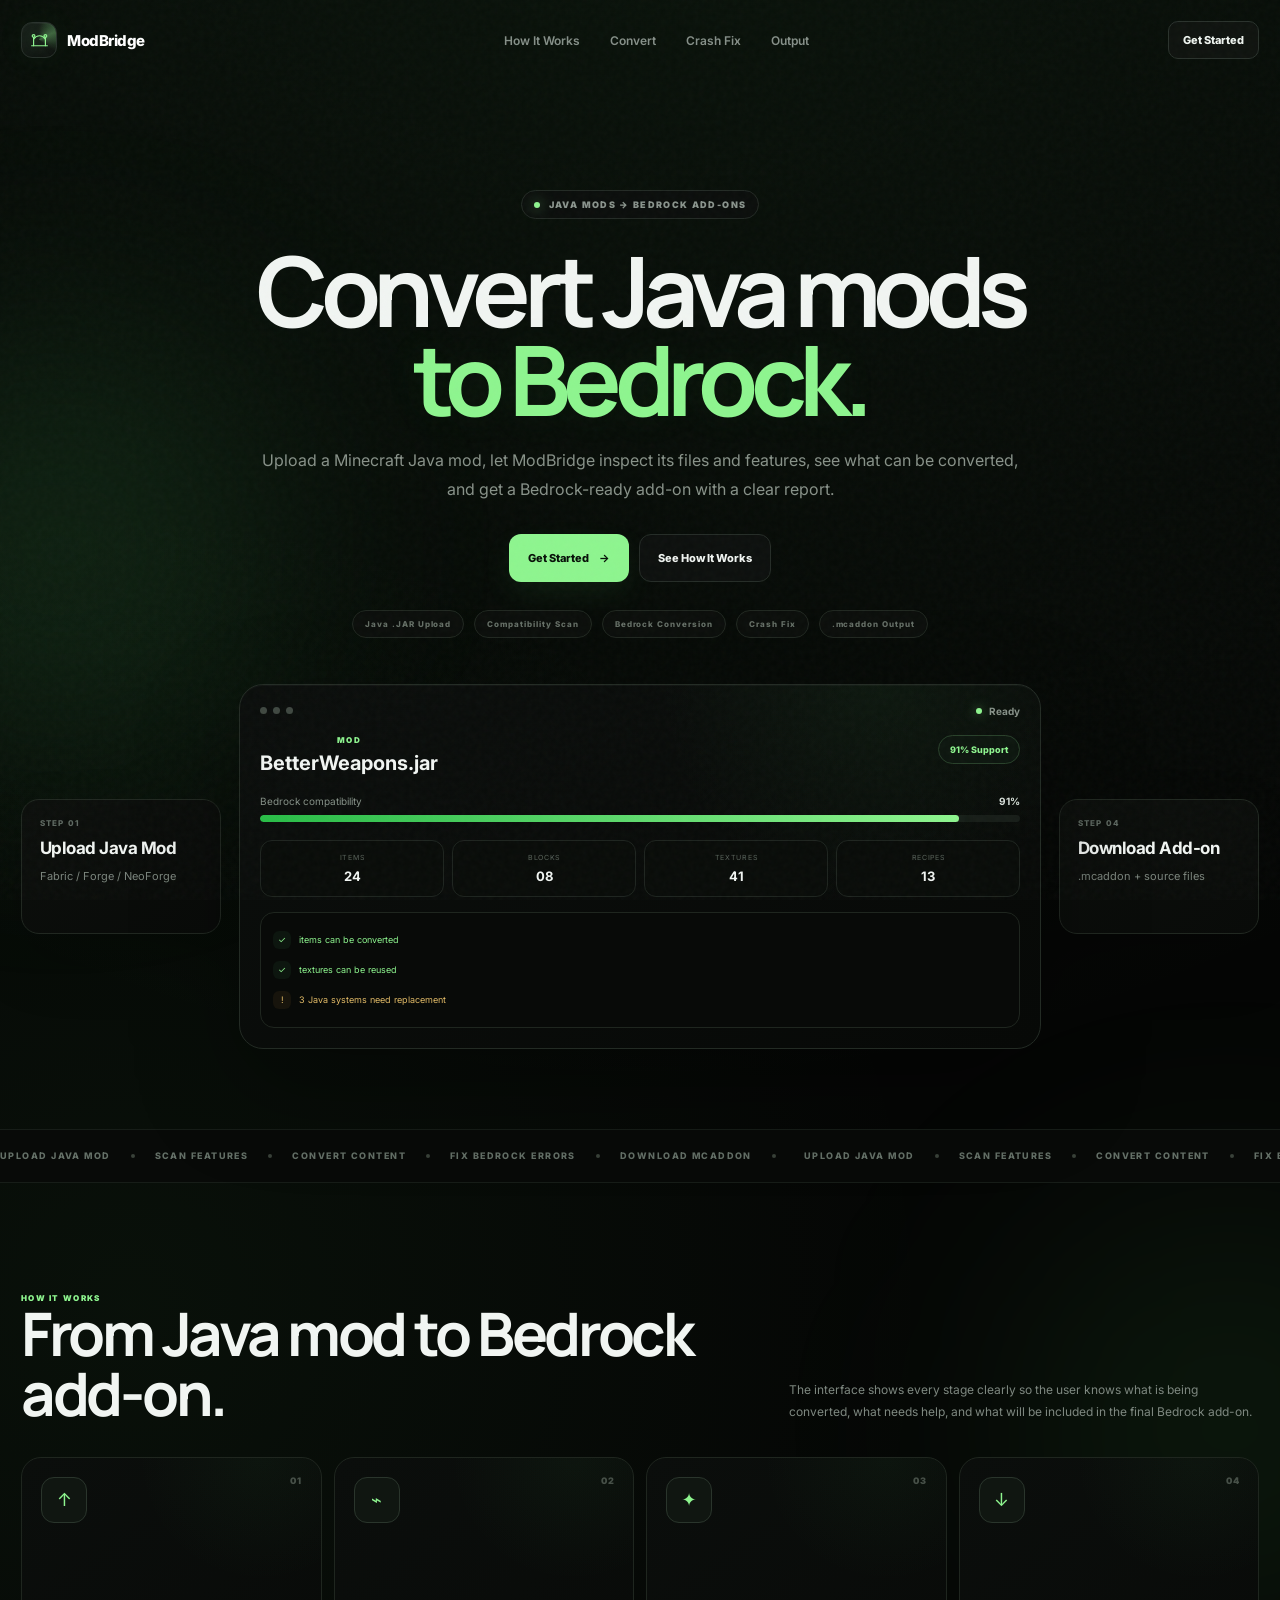
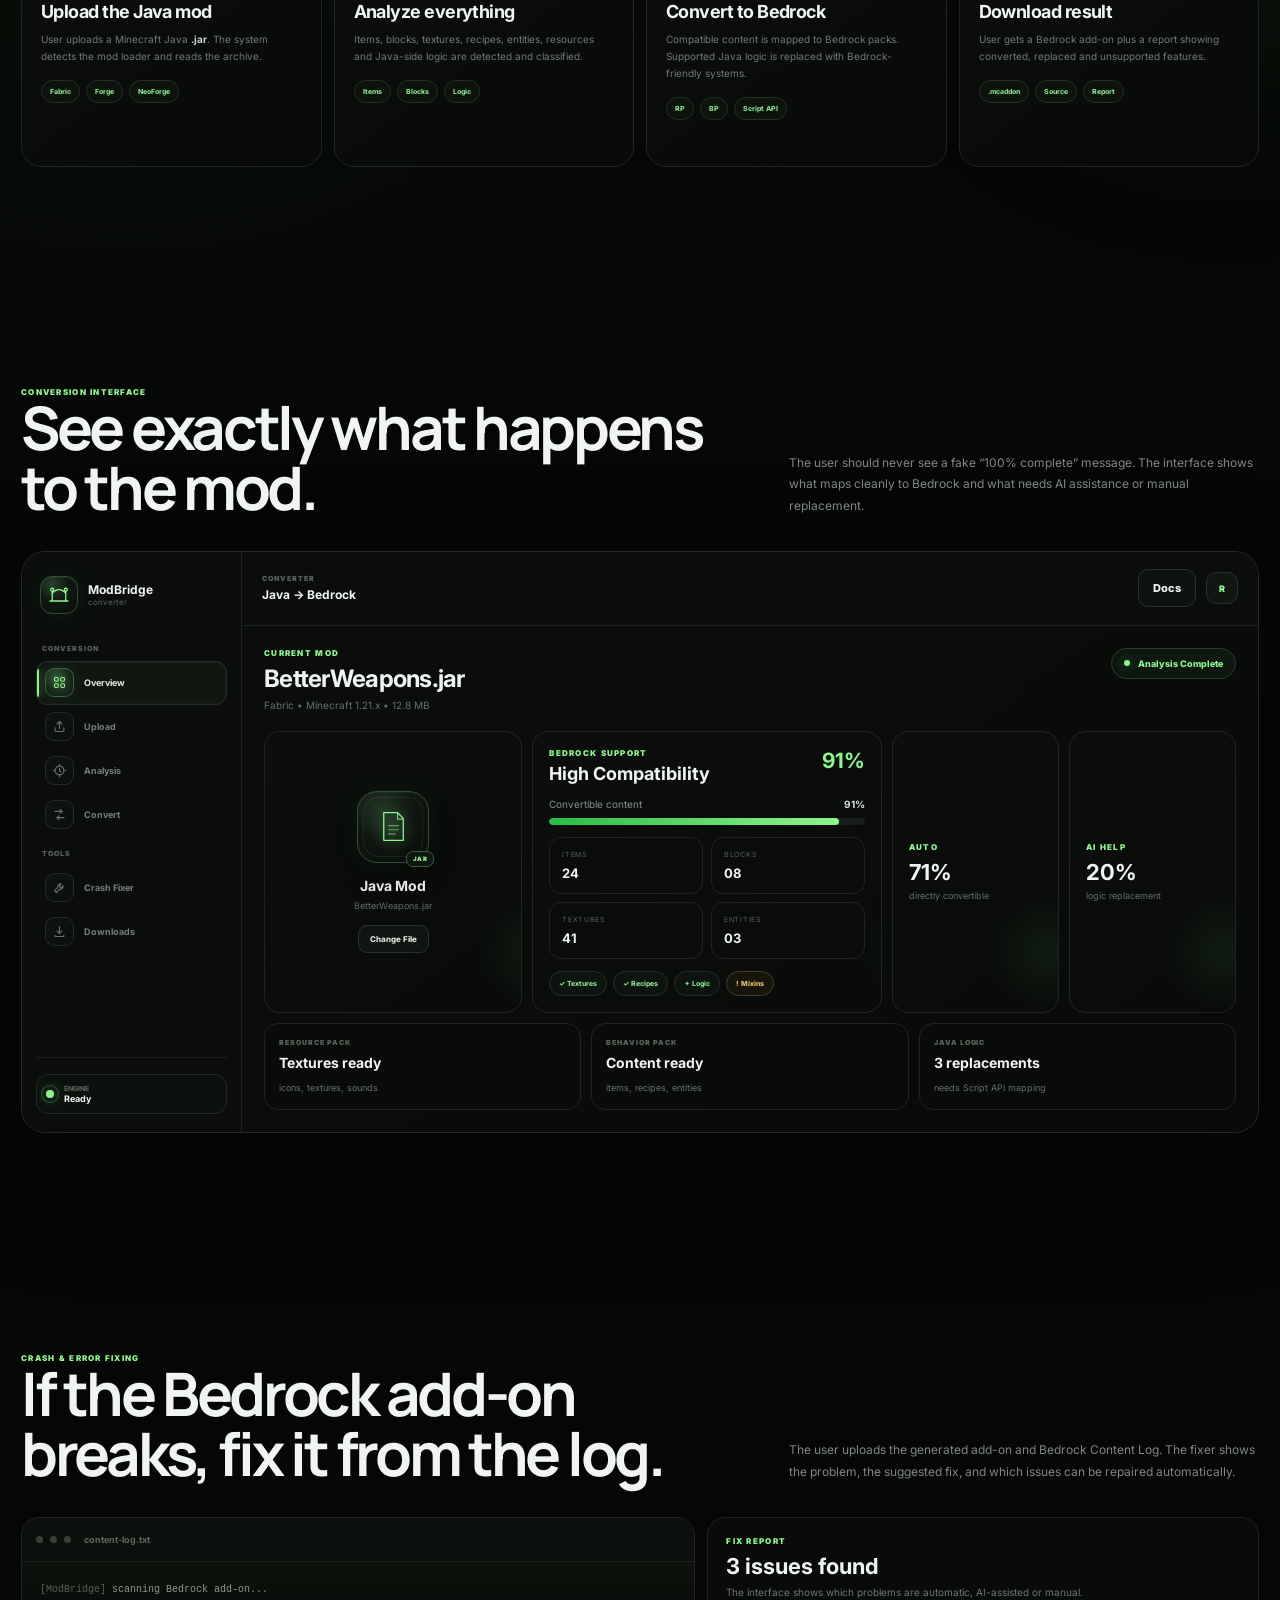
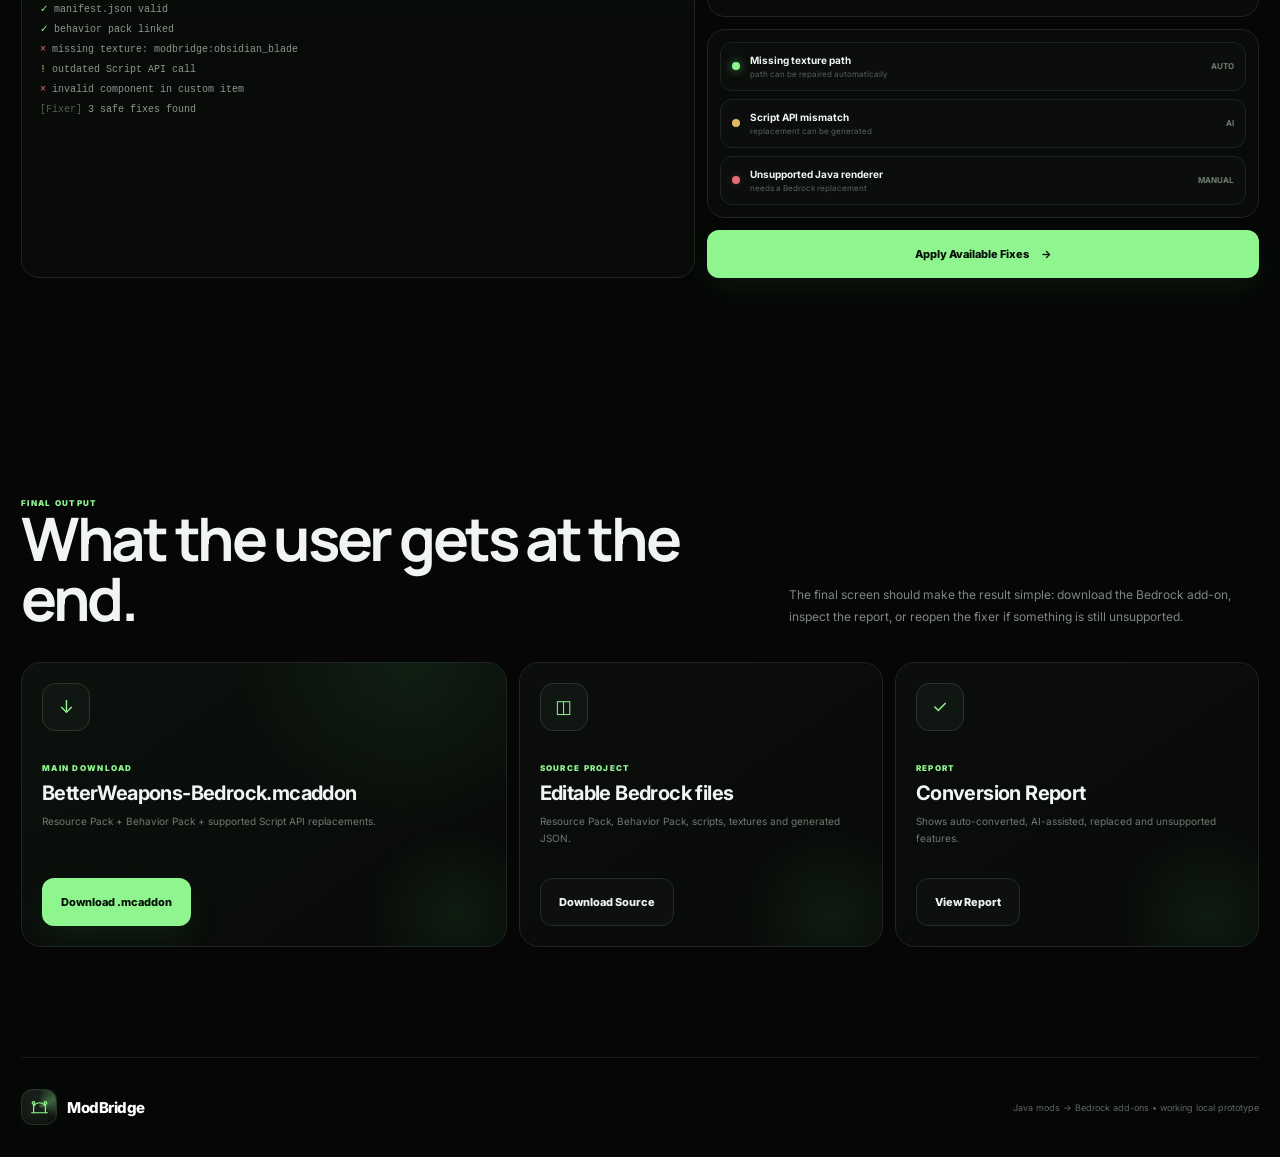
<file: index.html>
<!DOCTYPE html>
<html lang="en">
<head>
  <meta charset="UTF-8">
  <meta name="viewport" content="width=device-width, initial-scale=1.0">
  <title>ModBridge — Java Mods to Bedrock Add-ons</title>
  <meta name="description" content="See how ModBridge converts Minecraft Java mods to Bedrock add-ons, checks compatibility, and helps fix Bedrock errors.">
  <link rel="stylesheet" href="style.css">
</head>
<body>
  <div class="bg-grid"></div>
  <div class="noise"></div>
  <div class="glow glow-a"></div>
  <div class="glow glow-b"></div>
  <div class="scan-beam"></div>

  <header class="navbar">
    <a href="#" class="brand">
      <span class="brand-icon brand-bridge">
        <svg viewBox="0 0 32 32" aria-hidden="true">
          <path d="M7 24V11M25 24V11"/>
          <path d="M7 14c5-7 13-7 18 0"/>
          <path d="M4 24h24"/>
          <circle cx="7" cy="9" r="2"/>
          <circle cx="25" cy="9" r="2"/>
        </svg>
      </span>
      <span class="brand-name">ModBridge</span>
    </a>

    <nav class="nav-links">
      <a href="#how">How It Works</a>
      <a href="#convert">Convert</a>
      <a href="#fix">Crash Fix</a>
      <a href="#result">Output</a>
    </nav>

    <a class="nav-btn nav-link-button" href="converter.html">Get Started</a>
  </header>

  <main>
    <section class="hero" id="overview">
      <div class="hero-badge">
        <span class="live-dot"></span>
        JAVA MODS → BEDROCK ADD-ONS
      </div>

      <h1>
        Convert Java mods
        <span>to Bedrock.</span>
      </h1>

      <p>
        Upload a Minecraft Java mod, let ModBridge inspect its files and features,
        see what can be converted, and get a Bedrock-ready add-on with a clear report.
      </p>

      <div class="hero-actions">
        <a class="primary button-link" href="converter.html">
          Get Started
          <b>→</b>
        </a>
        <button class="secondary" data-scroll="#convert">See How It Works</button>
      </div>

      <div class="hero-strip">
        <div>Java .JAR Upload</div>
        <div>Compatibility Scan</div>
        <div>Bedrock Conversion</div>
        <div>Crash Fix</div>
        <div>.mcaddon Output</div>
      </div>

      <div class="hero-cards">
        <div class="float-card mini-card mini-card-left">
          <small>STEP 01</small>
          <strong>Upload Java Mod</strong>
          <span>Fabric / Forge / NeoForge</span>
        </div>

        <div class="main-preview">
          <div class="main-preview-top">
            <div class="window-dots">
              <span></span><span></span><span></span>
            </div>
            <div class="top-status">
              <i></i>
              Ready
            </div>
          </div>

          <div class="preview-header">
            <div>
              <small>MOD</small>
              <strong>BetterWeapons.jar</strong>
            </div>
            <div class="score-pill">91% Support</div>
          </div>

          <div class="preview-progress">
            <div class="progress-label">
              <span>Bedrock compatibility</span>
              <strong>91%</strong>
            </div>
            <div class="bar"><i></i></div>
          </div>

          <div class="preview-stats">
            <div><span>Items</span><b>24</b></div>
            <div><span>Blocks</span><b>08</b></div>
            <div><span>Textures</span><b>41</b></div>
            <div><span>Recipes</span><b>13</b></div>
          </div>

          <div class="preview-terminal">
            <div class="line good"><span>✓</span> items can be converted</div>
            <div class="line good"><span>✓</span> textures can be reused</div>
            <div class="line warn"><span>!</span> 3 Java systems need replacement</div>
          </div>
        </div>

        <div class="float-card mini-card mini-card-right">
          <small>STEP 04</small>
          <strong>Download Add-on</strong>
          <span>.mcaddon + source files</span>
        </div>
      </div>
    </section>

    <section class="ticker-wrap">
      <div class="ticker">
        <span>UPLOAD JAVA MOD</span><i></i>
        <span>SCAN FEATURES</span><i></i>
        <span>CONVERT CONTENT</span><i></i>
        <span>FIX BEDROCK ERRORS</span><i></i>
        <span>DOWNLOAD MCADDON</span><i></i>
      </div>
      <div class="ticker">
        <span>UPLOAD JAVA MOD</span><i></i>
        <span>SCAN FEATURES</span><i></i>
        <span>CONVERT CONTENT</span><i></i>
        <span>FIX BEDROCK ERRORS</span><i></i>
        <span>DOWNLOAD MCADDON</span><i></i>
      </div>
    </section>

    <section class="dashboard-section" id="how">
      <div class="section-head">
        <div>
          <span class="section-kicker">HOW IT WORKS</span>
          <h2>From Java mod to Bedrock add-on.</h2>
        </div>
        <p>
          The interface shows every stage clearly so the user knows what is being
          converted, what needs help, and what will be included in the final Bedrock add-on.
        </p>
      </div>

      <div class="flow-grid">
        <article class="flow-card">
          <span class="flow-no">01</span>
          <div class="flow-icon">↑</div>
          <h3>Upload the Java mod</h3>
          <p>User uploads a Minecraft Java <b>.jar</b>. The system detects the mod loader and reads the archive.</p>
          <div class="flow-tags">
            <span>Fabric</span><span>Forge</span><span>NeoForge</span>
          </div>
        </article>

        <article class="flow-card">
          <span class="flow-no">02</span>
          <div class="flow-icon">⌁</div>
          <h3>Analyze everything</h3>
          <p>Items, blocks, textures, recipes, entities, resources and Java-side logic are detected and classified.</p>
          <div class="flow-tags">
            <span>Items</span><span>Blocks</span><span>Logic</span>
          </div>
        </article>

        <article class="flow-card">
          <span class="flow-no">03</span>
          <div class="flow-icon">✦</div>
          <h3>Convert to Bedrock</h3>
          <p>Compatible content is mapped to Bedrock packs. Supported Java logic is replaced with Bedrock-friendly systems.</p>
          <div class="flow-tags">
            <span>RP</span><span>BP</span><span>Script API</span>
          </div>
        </article>

        <article class="flow-card">
          <span class="flow-no">04</span>
          <div class="flow-icon">↓</div>
          <h3>Download result</h3>
          <p>User gets a Bedrock add-on plus a report showing converted, replaced and unsupported features.</p>
          <div class="flow-tags">
            <span>.mcaddon</span><span>Source</span><span>Report</span>
          </div>
        </article>
      </div>
    </section>

    <section class="dashboard-section" id="convert">
      <div class="section-head">
        <div>
          <span class="section-kicker">CONVERSION INTERFACE</span>
          <h2>See exactly what happens to the mod.</h2>
        </div>
        <p>
          The user should never see a fake “100% complete” message. The interface shows
          what maps cleanly to Bedrock and what needs AI assistance or manual replacement.
        </p>
      </div>

      <div class="dashboard-shell">
        <aside class="sidebar">
          <div class="sidebar-brand">
            <span class="sidebar-logo-icon">
              <svg viewBox="0 0 32 32" aria-hidden="true">
                <path class="bridge-pillars" d="M7 24V11M25 24V11"/>
                <path class="bridge-arch" d="M7 14c5-7 13-7 18 0"/>
                <path class="bridge-road" d="M4 24h24"/>
                <circle cx="7" cy="9" r="2"/>
                <circle cx="25" cy="9" r="2"/>
              </svg>
            </span>
            <div>
              <b>ModBridge</b>
              <small>converter</small>
            </div>
          </div>

          <div class="side-group-label">CONVERSION</div>
          <button class="side-link active"><span class="nav-icon">
<svg viewBox="0 0 24 24"><rect x="4" y="4" width="6" height="6" rx="2"/><rect x="14" y="4" width="6" height="6" rx="2"/><rect x="4" y="14" width="6" height="6" rx="2"/><rect x="14" y="14" width="6" height="6" rx="2"/></svg>
</span><span class="side-label-text">Overview</span></button>
          <button class="side-link"><span class="nav-icon">
<svg viewBox="0 0 24 24"><path d="M12 15V4"/><path d="m8 8 4-4 4 4"/><path d="M5 14v4a2 2 0 0 0 2 2h10a2 2 0 0 0 2-2v-4"/></svg>
</span><span class="side-label-text">Upload</span></button>
          <button class="side-link"><span class="nav-icon">
<svg viewBox="0 0 24 24"><circle cx="12" cy="12" r="7"/><path d="M12 9v3l2 2"/><path d="M4 12H2M22 12h-2M12 4V2M12 22v-2"/></svg>
</span><span class="side-label-text">Analysis</span></button>
          <button class="side-link"><span class="nav-icon">
<svg viewBox="0 0 24 24"><path d="M5 7h11"/><path d="m13 4 3 3-3 3"/><path d="M19 17H8"/><path d="m11 14-3 3 3 3"/></svg>
</span><span class="side-label-text">Convert</span></button>

          <div class="side-group-label">TOOLS</div>
          <button class="side-link"><span class="nav-icon">
<svg viewBox="0 0 24 24"><path d="M14.5 6.5a4 4 0 0 0-5 5L4 17l3 3 5.5-5.5a4 4 0 0 0 5-5l-3 3-3-3 3-3Z"/></svg>
</span><span class="side-label-text">Crash Fixer</span></button>
          <button class="side-link"><span class="nav-icon">
<svg viewBox="0 0 24 24"><path d="M12 4v11"/><path d="m8 11 4 4 4-4"/><path d="M5 18v2h14v-2"/></svg>
</span><span class="side-label-text">Downloads</span></button>

          <div class="sidebar-footer">
            <div class="engine-box">
              <i></i>
              <div>
                <small>ENGINE</small>
                <b>Ready</b>
              </div>
            </div>
          </div>
        </aside>

        <div class="workspace">
          <div class="workspace-top">
            <div>
              <small>CONVERTER</small>
              <strong>Java → Bedrock</strong>
            </div>
            <div class="top-actions">
              <button class="soft-btn">Docs</button>
              <span class="avatar">R</span>
            </div>
          </div>

          <div class="workspace-body">
            <div class="headline-row">
              <div>
                <span class="micro-kicker">CURRENT MOD</span>
                <h3>BetterWeapons.jar</h3>
                <p>Fabric • Minecraft 1.21.x • 12.8 MB</p>
              </div>
              <div class="live-chip"><i></i> Analysis Complete</div>
            </div>

            <div class="cards-grid">
              <article class="ui-card upload-ghost">
                <div class="card-icon jar-card-icon">
                  <span class="jar-glow"></span>
                  <svg viewBox="0 0 48 48" aria-hidden="true">
                    <path class="jar-page" d="M12 7h17l7 7v27H12z"/>
                    <path class="jar-fold" d="M29 7v8h7"/>
                    <path class="jar-lines" d="M18 23h12M18 28h12M18 33h8"/>
                  </svg>
                  <span class="jar-badge">JAR</span>
                </div>
                <strong>Java Mod</strong>
                <span>BetterWeapons.jar</span>
                <button>Change File</button>
              </article>

              <article class="ui-card big-report">
                <div class="report-top">
                  <div>
                    <span class="micro-kicker">BEDROCK SUPPORT</span>
                    <strong>High Compatibility</strong>
                  </div>
                  <b>91%</b>
                </div>

                <div class="report-meter">
                  <div class="meter-head">
                    <span>Convertible content</span>
                    <strong>91%</strong>
                  </div>
                  <div class="meter-bar"><i></i></div>
                </div>

                <div class="report-grid">
                  <div><span>Items</span><b>24</b></div>
                  <div><span>Blocks</span><b>08</b></div>
                  <div><span>Textures</span><b>41</b></div>
                  <div><span>Entities</span><b>03</b></div>
                </div>

                <div class="report-footer">
                  <span class="tag">✓ Textures</span>
                  <span class="tag">✓ Recipes</span>
                  <span class="tag">✦ Logic</span>
                  <span class="tag warn-tag">! Mixins</span>
                </div>
              </article>

              <article class="ui-card mini-stat">
                <span class="stat-label">AUTO</span>
                <strong>71%</strong>
                <small>directly convertible</small>
              </article>

              <article class="ui-card mini-stat">
                <span class="stat-label">AI HELP</span>
                <strong>20%</strong>
                <small>logic replacement</small>
              </article>
            </div>

            <div class="activity-strip">
              <div class="activity-card">
                <span>RESOURCE PACK</span>
                <strong>Textures ready</strong>
                <small>icons, textures, sounds</small>
              </div>
              <div class="activity-card">
                <span>BEHAVIOR PACK</span>
                <strong>Content ready</strong>
                <small>items, recipes, entities</small>
              </div>
              <div class="activity-card">
                <span>JAVA LOGIC</span>
                <strong>3 replacements</strong>
                <small>needs Script API mapping</small>
              </div>
            </div>
          </div>
        </div>
      </div>
    </section>

    <section class="fixer-section" id="fix">
      <div class="section-head">
        <div>
          <span class="section-kicker">CRASH & ERROR FIXING</span>
          <h2>If the Bedrock add-on breaks, fix it from the log.</h2>
        </div>
        <p>
          The user uploads the generated add-on and Bedrock Content Log.
          The fixer shows the problem, the suggested fix, and which issues can be repaired automatically.
        </p>
      </div>

      <div class="fixer-shell">
        <div class="terminal-panel">
          <div class="terminal-top">
            <span></span><span></span><span></span>
            <b>content-log.txt</b>
          </div>
          <pre><span class="dim">[ModBridge]</span> scanning Bedrock add-on...
<span class="good">✓</span> manifest.json valid
<span class="good">✓</span> behavior pack linked
<span class="bad-line">×</span> missing texture: modbridge:obsidian_blade
<span class="warn">!</span> outdated Script API call
<span class="bad-line">×</span> invalid component in custom item
<span class="dim">[Fixer]</span> 3 safe fixes found</pre>
        </div>

        <div class="fixer-info">
          <div class="fixer-box">
            <span class="micro-kicker">FIX REPORT</span>
            <h3>3 issues found</h3>
            <p>The interface shows which problems are automatic, AI-assisted or manual.</p>
          </div>

          <div class="fixer-list">
            <div class="fix-item">
              <i class="dot good-dot"></i>
              <div>
                <b>Missing texture path</b>
                <small>path can be repaired automatically</small>
              </div>
              <strong>AUTO</strong>
            </div>
            <div class="fix-item">
              <i class="dot warn-dot"></i>
              <div>
                <b>Script API mismatch</b>
                <small>replacement can be generated</small>
              </div>
              <strong>AI</strong>
            </div>
            <div class="fix-item">
              <i class="dot bad-dot"></i>
              <div>
                <b>Unsupported Java renderer</b>
                <small>needs a Bedrock replacement</small>
              </div>
              <strong>MANUAL</strong>
            </div>
          </div>

          <button class="primary full-btn">
            Apply Available Fixes
            <b>→</b>
          </button>
        </div>
      </div>
    </section>

    <section class="panels-section" id="result">
      <div class="section-head">
        <div>
          <span class="section-kicker">FINAL OUTPUT</span>
          <h2>What the user gets at the end.</h2>
        </div>
        <p>
          The final screen should make the result simple: download the Bedrock add-on,
          inspect the report, or reopen the fixer if something is still unsupported.
        </p>
      </div>

      <div class="output-grid">
        <article class="output-card main-output">
          <div class="output-icon">↓</div>
          <span class="micro-kicker">MAIN DOWNLOAD</span>
          <h3>BetterWeapons-Bedrock.mcaddon</h3>
          <p>Resource Pack + Behavior Pack + supported Script API replacements.</p>
          <button class="primary">Download .mcaddon</button>
        </article>

        <article class="output-card">
          <div class="output-icon">◫</div>
          <span class="micro-kicker">SOURCE PROJECT</span>
          <h3>Editable Bedrock files</h3>
          <p>Resource Pack, Behavior Pack, scripts, textures and generated JSON.</p>
          <button class="secondary">Download Source</button>
        </article>

        <article class="output-card">
          <div class="output-icon">✓</div>
          <span class="micro-kicker">REPORT</span>
          <h3>Conversion Report</h3>
          <p>Shows auto-converted, AI-assisted, replaced and unsupported features.</p>
          <button class="secondary">View Report</button>
        </article>
      </div>
    </section>
  </main>

  <footer>
    <a href="#" class="brand">
      <span class="brand-icon brand-bridge">
        <svg viewBox="0 0 32 32" aria-hidden="true">
          <path d="M7 24V11M25 24V11"/>
          <path d="M7 14c5-7 13-7 18 0"/>
          <path d="M4 24h24"/>
          <circle cx="7" cy="9" r="2"/>
          <circle cx="25" cy="9" r="2"/>
        </svg>
      </span>
      <span class="brand-name">ModBridge</span>
    </a>
    <span class="footer-copy">Java mods → Bedrock add-ons • working local prototype</span>
  </footer>

  <script src="script.js"></script>
</body>
</html>
</file>
<file: style.css>
@import url('https://fonts.googleapis.com/css2?family=Inter:wght@400;500;600;700;800&family=Manrope:wght@500;600;700;800&display=swap');

:root{
  --bg:#050605;
  --panel:#0a0c0a;
  --panel2:#101310;
  --line:#1d231f;
  --line2:#2a332d;
  --text:#f1f5f2;
  --muted:#869089;
  --muted2:#606a63;
  --green:#8ef58f;
  --green2:#55df69;
  --green3:#28bc47;
  --yellow:#e1ba67;
  --dark:#070907;
}

*{box-sizing:border-box}
html{scroll-behavior:smooth}
body{
  margin:0;
  font-family:"Inter",system-ui,-apple-system,BlinkMacSystemFont,"Segoe UI",sans-serif;
  color:var(--text);
  background:
    radial-gradient(circle at 50% -10%, rgba(82,210,96,.08), transparent 32%),
    radial-gradient(circle at 10% 30%, rgba(82,210,96,.05), transparent 25%),
    var(--bg);
  overflow-x:hidden;
}
button{font:inherit;cursor:pointer}
::selection{background:rgba(142,245,143,.18);color:#fff}

.bg-grid{
  position:fixed; inset:0; pointer-events:none; z-index:-4;
  background-image:
    linear-gradient(rgba(255,255,255,.03) 1px, transparent 1px),
    linear-gradient(90deg, rgba(255,255,255,.03) 1px, transparent 1px);
  background-size:44px 44px;
  mask-image:linear-gradient(to bottom, black, transparent 82%);
  opacity:.18;
}
.noise{
  position:fixed; inset:0; pointer-events:none; z-index:40; opacity:.03;
  background-image:url("data:image/svg+xml,%3Csvg viewBox='0 0 180 180' xmlns='http://www.w3.org/2000/svg'%3E%3Cfilter id='n'%3E%3CfeTurbulence type='fractalNoise' baseFrequency='.9' numOctaves='4' stitchTiles='stitch'/%3E%3C/filter%3E%3Crect width='100%25' height='100%25' filter='url(%23n)' opacity='1'/%3E%3C/svg%3E");
}
.glow{
  position:fixed; border-radius:50%; filter:blur(120px); pointer-events:none; z-index:-3;
  animation:glowFloat 12s ease-in-out infinite;
}
.glow-a{width:420px;height:420px;left:-150px;top:340px;background:rgba(86,223,105,.12)}
.glow-b{width:460px;height:460px;right:-180px;top:1200px;background:rgba(86,223,105,.08);animation-delay:-5s}
.scan-beam{
  position:fixed; top:-20%; left:-10%; width:120%; height:80px; pointer-events:none; z-index:-2;
  background:linear-gradient(90deg, transparent, rgba(142,245,143,.03), transparent);
  transform:rotate(-8deg);
  animation:scanMove 11s linear infinite;
}

@keyframes glowFloat{
  0%,100%{transform:translateY(0) translateX(0)}
  50%{transform:translateY(-18px) translateX(14px)}
}
@keyframes scanMove{
  0%{transform:translateY(-260px) rotate(-8deg)}
  100%{transform:translateY(1800px) rotate(-8deg)}
}

.navbar, .hero, .dashboard-section, .panels-section, .fixer-section, footer{
  width:min(1240px, calc(100% - 42px));
  margin:0 auto;
}
.navbar{
  height:80px; display:flex; align-items:center; justify-content:space-between; gap:24px;
}
.brand{
  text-decoration:none; color:#fff; display:inline-flex; align-items:center; gap:10px;
}
.brand-icon{
  width:36px;height:36px;border-radius:11px;display:grid;place-items:center;
  background:linear-gradient(145deg,#172019,#0d110e);
  border:1px solid #28312b;
  color:var(--green); font-size:10px; font-weight:900;
  box-shadow:inset 0 1px 0 rgba(255,255,255,.04),0 0 30px rgba(85,223,105,.06);
}
.brand-name{font-weight:800;font-size:15px;letter-spacing:-.03em}
.nav-links{display:flex;gap:30px}
.nav-links a{
  color:#869089;text-decoration:none;font-size:12px;font-weight:600;transition:.2s ease;
}
.nav-links a:hover{color:#fff}
.nav-btn, .soft-btn{
  min-height:38px;padding:0 14px;border-radius:10px;border:1px solid #2a322c;
  background:#0f130f;color:#eef4ef;font-size:11px;font-weight:800;
}

.hero{
  min-height:760px;
  padding:110px 0 80px;
  text-align:center;
  position:relative;
}
.hero-badge{
  display:inline-flex;align-items:center;gap:9px;padding:8px 12px;border-radius:999px;
  border:1px solid #232a25;background:#0b0e0c;color:#8a948d;
  font-size:9px;font-weight:900;letter-spacing:.15em;
  animation:badgePulse 2.8s ease-in-out infinite;
}
.live-dot{
  width:6px;height:6px;border-radius:50%;background:var(--green);
  box-shadow:0 0 14px rgba(142,245,143,.75);
  animation:dotBlink 1.5s ease-in-out infinite;
}
@keyframes dotBlink{
  0%,100%{opacity:1;transform:scale(1)}
  50%{opacity:.5;transform:scale(.8)}
}
@keyframes badgePulse{
  0%,100%{box-shadow:0 0 0 rgba(85,223,105,0)}
  50%{box-shadow:0 0 26px rgba(85,223,105,.08)}
}
.hero h1{
  margin:26px auto 22px;
  max-width:980px;
  font-family:"Manrope","Inter",sans-serif;
  font-size:clamp(58px,7.6vw,104px);
  line-height:.92;
  letter-spacing:-.075em;
}
.hero h1 span{
  display:block;color:var(--green);
  text-shadow:0 0 40px rgba(85,223,105,.08);
}
.hero p{
  max-width:760px; margin:0 auto; color:#889289; font-size:16px; line-height:1.8;
}
.hero-actions{
  display:flex;justify-content:center;gap:10px;flex-wrap:wrap;margin-top:30px;
}
.primary, .secondary{
  min-height:48px; padding:0 18px; border-radius:12px; font-size:11px; font-weight:800;
  border:1px solid transparent; transition:.2s ease;
}
.primary{
  background:var(--green); color:#071008; box-shadow:0 12px 30px rgba(85,223,105,.08);
}
.primary:hover{transform:translateY(-2px)}
.primary b{margin-left:10px}
.secondary{
  background:#0d100e; border-color:#252c27; color:#f0f4f1;
}
.secondary:hover{transform:translateY(-2px);border-color:#354038}
.hero-strip{
  margin:28px auto 0;
  display:flex;justify-content:center;gap:10px;flex-wrap:wrap;max-width:900px;
}
.hero-strip div{
  padding:8px 12px;border-radius:999px;background:#0c0f0c;border:1px solid #212821;
  color:#667067;font-size:8px;font-weight:800;letter-spacing:.12em;
  animation:floatSoft 4.2s ease-in-out infinite;
}
.hero-strip div:nth-child(2){animation-delay:-.6s}
.hero-strip div:nth-child(3){animation-delay:-1.2s}
.hero-strip div:nth-child(4){animation-delay:-1.8s}
.hero-strip div:nth-child(5){animation-delay:-2.4s}

.hero-cards{
  margin-top:46px; display:grid; grid-template-columns:200px 1fr 200px; gap:18px; align-items:center;
}
.float-card{
  border:1px solid #212821; background:linear-gradient(145deg,#0c0f0c,#090b09);
  border-radius:18px; padding:18px; text-align:left; min-height:135px;
  box-shadow:0 28px 60px rgba(0,0,0,.2);
}
.mini-card{
  animation:floatCard 5s ease-in-out infinite;
}
.mini-card-right{animation-delay:-2.5s}
.float-card small{display:block;color:#5e6961;font-size:8px;font-weight:800;letter-spacing:.14em}
.float-card strong{display:block;font-size:17px;margin:10px 0 6px;letter-spacing:-.03em}
.float-card span{font-size:11px;color:#7b857d}
@keyframes floatCard{
  0%,100%{transform:translateY(0)}
  50%{transform:translateY(-12px)}
}
.main-preview{
  position:relative;
  border:1px solid #232b24;
  background:
    radial-gradient(circle at 80% 0%, rgba(85,223,105,.06), transparent 30%),
    linear-gradient(145deg,#0b0e0c,#070907);
  border-radius:24px;
  padding:20px;
  box-shadow:0 36px 100px rgba(0,0,0,.35), inset 0 1px 0 rgba(255,255,255,.03);
  overflow:hidden;
  animation:panelFloat 5.5s ease-in-out infinite;
}
.main-preview:before{
  content:""; position:absolute; inset:0; pointer-events:none;
  background:linear-gradient(120deg, transparent 20%, rgba(255,255,255,.04) 50%, transparent 80%);
  transform:translateX(-120%);
  animation:shine 6.4s linear infinite;
}
@keyframes panelFloat{
  0%,100%{transform:translateY(0)}
  50%{transform:translateY(-8px)}
}
@keyframes shine{
  100%{transform:translateX(120%)}
}
.main-preview-top{
  display:flex;justify-content:space-between;align-items:center;margin-bottom:18px;
}
.window-dots{display:flex;gap:6px}
.window-dots span{width:7px;height:7px;border-radius:50%;background:#3f4841}
.top-status{
  display:flex;align-items:center;gap:7px;color:#879188;font-size:10px;font-weight:700;
}
.top-status i{
  width:6px;height:6px;border-radius:50%;background:var(--green);box-shadow:0 0 12px rgba(142,245,143,.6)
}
.preview-header{
  display:flex;justify-content:space-between;align-items:flex-start;
}
.preview-header small,.micro-kicker,.stat-label,.section-kicker{
  display:block;color:var(--green);font-size:8px;font-weight:900;letter-spacing:.16em;
}
.preview-header strong{display:block;font-size:20px;margin-top:6px}
.score-pill{
  padding:8px 11px;border-radius:999px;border:1px solid #28402a;background:#0d160f;color:var(--green);
  font-size:9px;font-weight:800;
}
.preview-progress{margin-top:20px}
.progress-label,.meter-head{
  display:flex;justify-content:space-between;align-items:center;margin-bottom:8px;
  color:#859087;font-size:10px;
}
.progress-label strong,.meter-head strong{color:#d9e1db}
.bar,.meter-bar{
  height:7px;border-radius:999px;background:#171d18;overflow:hidden;
}
.bar i,.meter-bar i{
  display:block;height:100%;width:92%;border-radius:inherit;
  background:linear-gradient(90deg,var(--green3),var(--green));
  box-shadow:0 0 20px rgba(85,223,105,.18);
  animation:barPulse 2.6s ease-in-out infinite;
}
@keyframes barPulse{
  0%,100%{filter:brightness(1)}
  50%{filter:brightness(1.15)}
}
.preview-stats{
  margin-top:18px; display:grid; grid-template-columns:repeat(4,1fr); gap:8px;
}
.preview-stats div,.report-grid div,.analysis-cards div{
  border:1px solid #1e241f; background:#090c09; border-radius:12px; padding:12px;
}
.preview-stats span,.report-grid span,.analysis-cards span{
  display:block;color:#59635b;font-size:7px;text-transform:uppercase;letter-spacing:.1em;
}
.preview-stats b,.report-grid b,.analysis-cards b{
  display:block;margin-top:6px;font-size:13px;
}
.preview-terminal{
  margin-top:15px;border:1px solid #1f261f;background:#080a08;border-radius:14px;padding:12px;
}
.line{
  display:flex;align-items:center;gap:8px;color:#7a847c;font-size:9px;padding:6px 0;
}
.line span{
  width:18px;height:18px;border-radius:6px;display:grid;place-items:center;font-size:9px;
}
.line.good span{background:#0d160f;color:var(--green)}
.line.warn span{background:#17140c;color:var(--yellow)}

.ticker-wrap{
  overflow:hidden; border-top:1px solid #171d18; border-bottom:1px solid #171d18; background:#080a08;
  height:54px; display:flex; align-items:center; gap:28px;
}
.ticker{
  flex:0 0 auto; display:flex; align-items:center; gap:20px; min-width:max-content;
  animation:marquee 26s linear infinite;
}
.ticker span{
  color:#647067;font-size:9px;font-weight:800;letter-spacing:.16em;
}
.ticker i{width:4px;height:4px;border-radius:50%;background:#394239}
@keyframes marquee{
  from{transform:translateX(0)}
  to{transform:translateX(-100%)}
}

.dashboard-section,.panels-section,.fixer-section{
  padding:110px 0;
}
.section-head{
  display:grid;grid-template-columns:1fr .72fr;gap:40px;align-items:end;margin-bottom:34px;
}
.section-head.center{
  grid-template-columns:1fr; text-align:center; max-width:760px; margin:0 auto 34px;
}
.section-head h2{
  margin:0; font-family:"Manrope","Inter",sans-serif; font-size:clamp(40px,5vw,60px); line-height:1; letter-spacing:-.055em;
}
.section-head p{
  margin:0; color:#7e8880; font-size:12px; line-height:1.8; max-width:470px; justify-self:end;
}
.section-head.center p{justify-self:center}

.dashboard-shell{
  border:1px solid #232b24; border-radius:24px; overflow:hidden;
  background:linear-gradient(145deg,#0b0e0c,#080a08);
  display:grid; grid-template-columns:220px 1fr;
  box-shadow:0 42px 120px rgba(0,0,0,.28), inset 0 1px 0 rgba(255,255,255,.02);
}
.sidebar{
  border-right:1px solid #1d241f; padding:18px 14px; background:#0a0d0b; display:flex; flex-direction:column;
}
.sidebar-brand{
  display:flex;align-items:center;gap:10px;padding:6px 4px 18px;
}
.sidebar-brand span{
  width:34px;height:34px;border-radius:11px;display:grid;place-items:center;
  background:#111611;border:1px solid #29332b;color:var(--green);font-size:9px;font-weight:900;
}
.sidebar-brand b{display:block;font-size:12px}
.sidebar-brand small{display:block;color:#59635b;font-size:8px}
.side-group-label{
  color:#556057;font-size:7px;font-weight:900;letter-spacing:.14em;padding:12px 6px 8px;
}
.side-link{
  min-height:40px;border:1px solid transparent;background:transparent;color:#748076;border-radius:11px;
  display:flex;align-items:center;gap:10px;padding:0 10px;font-size:9px;font-weight:700;text-align:left;
  transition:.2s ease;
}
.side-link span{width:18px;text-align:center;color:#5d675f}
.side-link:hover{background:#101411;border-color:#202821}
.side-link.active{
  background:#111611;border-color:#263029;color:#e0e7e1; box-shadow:0 0 0 1px rgba(85,223,105,.04) inset;
}
.side-link.active span{color:var(--green)}
.sidebar-footer{margin-top:auto;padding-top:16px;border-top:1px solid #1b211c}
.engine-box{
  display:flex;align-items:center;gap:10px;padding:9px;border-radius:12px;background:#0d110e;border:1px solid #202821;
}
.engine-box i{
  width:8px;height:8px;border-radius:50%;background:var(--green);box-shadow:0 0 13px rgba(85,223,105,.6);
  animation:dotBlink 1.6s ease-in-out infinite;
}
.engine-box small{display:block;color:#556057;font-size:7px;font-weight:800}
.engine-box b{display:block;font-size:9px}

.workspace{display:flex;flex-direction:column}
.workspace-top{
  min-height:74px;border-bottom:1px solid #1d241f;padding:0 20px;
  display:flex;align-items:center;justify-content:space-between;background:#0a0d0b;
}
.workspace-top small{display:block;color:#59635b;font-size:7px;font-weight:900;letter-spacing:.14em}
.workspace-top strong{display:block;font-size:12px;margin-top:4px}
.top-actions{display:flex;align-items:center;gap:10px}
.avatar{
  width:32px;height:32px;border-radius:10px;background:#111611;border:1px solid #283229;
  display:grid;place-items:center;color:var(--green);font-size:9px;font-weight:900;
  animation:avatarSpin 10s linear infinite;
}
@keyframes avatarSpin{
  0%,90%,100%{transform:rotate(0)}
  95%{transform:rotate(10deg)}
}
.workspace-body{padding:22px}
.headline-row{
  display:flex;justify-content:space-between;align-items:flex-start;gap:18px;
}
.headline-row h3{font-size:24px;margin:6px 0 6px;letter-spacing:-.03em}
.headline-row p{margin:0;color:#667168;font-size:10px}
.live-chip{
  padding:9px 12px;border-radius:999px;border:1px solid #274029;background:#0d160f;color:var(--green);
  font-size:9px;font-weight:800;display:inline-flex;align-items:center;gap:8px;
}
.live-chip i{
  width:6px;height:6px;border-radius:50%;background:var(--green);box-shadow:0 0 12px rgba(85,223,105,.65)
}
.cards-grid{
  margin-top:20px; display:grid; grid-template-columns:.85fr 1.15fr .55fr .55fr; gap:10px;
}
.ui-card{
  border:1px solid #1f261f; border-radius:16px; background:linear-gradient(145deg,#0b0e0c,#090b09); padding:16px;
  transition:.22s ease; position:relative; overflow:hidden;
}
.ui-card:after{
  content:""; position:absolute; inset:auto -30% 0 auto; width:120px; height:120px; border-radius:50%;
  background:radial-gradient(circle, rgba(85,223,105,.08), transparent 70%);
  pointer-events:none;
}
.ui-card:hover{transform:translateY(-4px);border-color:#2a352d}
.upload-ghost{
  display:flex;flex-direction:column;align-items:center;justify-content:center;text-align:center;min-height:255px;
}
.card-icon{
  width:54px;height:54px;border-radius:15px;display:grid;place-items:center;border:1px solid #2a352c;
  background:#101511;color:var(--green);font-size:22px;margin-bottom:14px; animation:floatSoft 4s ease-in-out infinite;
}
.upload-ghost strong{font-size:14px}
.upload-ghost span{font-size:9px;color:#616b63;margin-top:6px}
.upload-ghost button{
  margin-top:14px;border:1px solid #2a322c;background:#111511;color:#dfe6e0;border-radius:9px;padding:8px 11px;font-size:8px;font-weight:800
}
.big-report{min-height:255px}
.report-top{
  display:flex;justify-content:space-between;align-items:flex-start;
}
.report-top strong{display:block;font-size:18px;margin-top:5px}
.report-top b{font-size:21px;color:var(--green)}
.report-meter{margin-top:14px}
.report-grid{
  margin-top:12px; display:grid; grid-template-columns:1fr 1fr; gap:8px;
}
.report-footer{
  margin-top:12px; display:flex; gap:6px; flex-wrap:wrap;
}
.tag{
  padding:7px 9px;border-radius:999px;border:1px solid #243026;background:#0d130e;color:#85d98a;font-size:7px;font-weight:800;
}
.mini-stat{
  min-height:255px; display:flex; flex-direction:column; justify-content:center; align-items:flex-start;
}
.mini-stat strong{font-size:22px;margin:7px 0 5px}
.mini-stat small{font-size:9px;color:#646e66}
.activity-strip{
  margin-top:10px; display:grid; grid-template-columns:repeat(3,1fr); gap:10px;
}
.activity-card{
  border:1px solid #1e251f;border-radius:14px;background:#090b09;padding:14px;
  animation:floatSoft 5s ease-in-out infinite;
}
.activity-card:nth-child(2){animation-delay:-1.4s}
.activity-card:nth-child(3){animation-delay:-2.1s}
.activity-card span{
  display:block;color:#59635b;font-size:7px;font-weight:900;letter-spacing:.14em;
}
.activity-card strong{display:block;font-size:14px;margin:7px 0 4px}
.activity-card small{font-size:9px;color:#677169}

@keyframes floatSoft{
  0%,100%{transform:translateY(0)}
  50%{transform:translateY(-6px)}
}

.panels-grid{
  display:grid; grid-template-columns:.8fr 1.4fr .8fr; gap:12px;
}
.panel-card{
  border:1px solid #1e251f;border-radius:20px;background:linear-gradient(145deg,#0b0e0c,#080a08);
  padding:18px; min-height:340px; transition:.22s ease;
}
.panel-card:hover{transform:translateY(-4px);border-color:#2a352d}
.panel-card.wide{min-height:340px}
.panel-top{display:flex;justify-content:space-between;align-items:center}
.panel-icon{
  width:38px;height:38px;border-radius:11px;display:grid;place-items:center;background:#111611;border:1px solid #29332b;color:var(--green);
}
.panel-tag{color:#5c675e;font-size:8px;font-weight:900;letter-spacing:.13em}
.orbital-loader{
  position:relative; width:170px; height:170px; margin:40px auto 24px; display:grid; place-items:center;
}
.orbit{
  position:absolute; border:1px solid #242b25; border-radius:50%; animation:spin 8s linear infinite;
}
.orbit-one{width:78px;height:78px}
.orbit-two{width:120px;height:120px;animation-duration:12s;animation-direction:reverse}
.orbit-three{width:168px;height:168px;border-style:dashed;animation-duration:18s}
.core-dot{
  width:28px;height:28px;border-radius:9px;background:#111611;border:1px solid #2a352c;box-shadow:0 0 30px rgba(85,223,105,.16);
}
@keyframes spin{to{transform:rotate(360deg)}}
.panel-card h3{font-size:18px;margin:0 0 7px;text-align:center}
.panel-card p{margin:0;color:#707a72;font-size:11px;line-height:1.7;text-align:center}
.bars-stack{display:grid;gap:16px;margin:42px 0 30px}
.bar-row span{display:block;color:#7d877f;font-size:10px;margin-bottom:8px}
.bar-row i{
  display:block;height:8px;border-radius:999px;background:#171d18;overflow:hidden;
}
.bar-row u{
  display:block;height:100%;border-radius:inherit;text-decoration:none;
  background:linear-gradient(90deg,var(--green3),var(--green));
  box-shadow:0 0 18px rgba(85,223,105,.12);
  animation:barWave 3s ease-in-out infinite;
}
.bar-row:nth-child(2) u{animation-delay:-.8s}
.bar-row:nth-child(3) u{animation-delay:-1.2s}
.bar-row:nth-child(4) u{animation-delay:-1.8s}
@keyframes barWave{
  0%,100%{filter:brightness(1)}
  50%{filter:brightness(1.14)}
}
.chip-cloud{
  display:flex;flex-wrap:wrap;gap:8px;justify-content:center;margin:42px 0 30px;
}
.chip-cloud span{
  padding:8px 11px;border-radius:999px;border:1px solid #263028;background:#0d120d;color:#82d887;font-size:9px;font-weight:800;
  animation:floatSoft 4.2s ease-in-out infinite;
}
.chip-cloud span:nth-child(2){animation-delay:-.7s}
.chip-cloud span:nth-child(3){animation-delay:-1.3s}
.chip-cloud span:nth-child(4){animation-delay:-2s}
.chip-cloud span:nth-child(5){animation-delay:-2.6s}
.chip-cloud span:nth-child(6){animation-delay:-3.1s}

.fixer-shell{
  display:grid; grid-template-columns:1.1fr .9fr; gap:12px;
}
.terminal-panel, .fixer-box, .fixer-list, .fixer-info{
  border:1px solid #1f261f; border-radius:18px; background:#090b09;
}
.terminal-panel{
  overflow:hidden;
}
.terminal-top{
  height:44px;border-bottom:1px solid #1d241f;background:#0c100c;padding:0 14px;display:flex;align-items:center;gap:7px;
}
.terminal-top span{width:7px;height:7px;border-radius:50%;background:#384039}
.terminal-top b{font-size:9px;color:#5d675f;font-weight:700;margin-left:6px}
.terminal-panel pre{
  margin:0;padding:18px;font-family:"SFMono-Regular",Consolas,monospace;font-size:10px;line-height:2;color:#8d968f;white-space:pre-wrap;
  position:relative; overflow:hidden;
}
.terminal-panel pre:after{
  content:"";position:absolute;left:0;top:0;width:100%;height:60px;pointer-events:none;
  background:linear-gradient(180deg, rgba(85,223,105,.04), transparent);
  animation:terminalSweep 5.6s linear infinite;
}
@keyframes terminalSweep{
  0%{transform:translateY(-90px)}
  100%{transform:translateY(360px)}
}
.dim{color:#526054}.good{color:var(--green)}.warn{color:var(--yellow)}
.fixer-info{padding:0;border:0;background:transparent;display:grid;gap:12px}
.fixer-box{
  padding:18px;
}
.fixer-box h3{font-size:22px;margin:7px 0 7px}
.fixer-box p{margin:0;color:#6f7971;font-size:10px}
.fixer-list{padding:12px}
.fix-item{
  display:grid; grid-template-columns:auto 1fr auto; gap:10px; align-items:center;
  border:1px solid #1d241f; border-radius:12px; background:#0b0e0c; padding:11px; margin-bottom:8px;
}
.fix-item:last-child{margin-bottom:0}
.dot{width:8px;height:8px;border-radius:50%}
.good-dot{background:var(--green);box-shadow:0 0 10px rgba(85,223,105,.7)}
.warn-dot{background:var(--yellow)}
.fix-item b{display:block;font-size:10px}
.fix-item small{display:block;font-size:8px;color:#59635b;margin-top:3px}
.fix-item strong{font-size:8px;color:#70806f}
.full-btn{width:100%}

footer{
  min-height:100px; border-top:1px solid #171d18; display:flex; align-items:center; justify-content:space-between; gap:18px;
  color:#5e6860; font-size:9px;
}

.toast{
  position:fixed; left:50%; bottom:24px; transform:translate(-50%,18px);
  opacity:0; pointer-events:none; transition:.22s ease; z-index:60;
  background:#111611; border:1px solid #2b352d; color:#eef3ef; border-radius:10px; padding:11px 14px;
  font-size:9px; font-weight:800;
}
.toast.show{opacity:1; transform:translate(-50%,0)}

@media(max-width:1024px){
  .hero-cards{grid-template-columns:1fr;max-width:760px;margin-left:auto;margin-right:auto}
  .section-head{grid-template-columns:1fr}
  .section-head p{justify-self:start}
  .dashboard-shell{grid-template-columns:1fr}
  .sidebar{border-right:0;border-bottom:1px solid #1d241f}
  .cards-grid{grid-template-columns:1fr 1fr}
  .panels-grid,.fixer-shell{grid-template-columns:1fr}
}
@media(max-width:760px){
  .navbar,.hero,.dashboard-section,.panels-section,.fixer-section,footer{width:min(100% - 28px,1240px)}
  .nav-links{display:none}
  .hero{padding-top:80px;min-height:auto}
  .hero h1{font-size:clamp(48px,15vw,74px)}
  .hero p{font-size:14px}
  .preview-stats{grid-template-columns:1fr 1fr}
  .activity-strip,.cards-grid{grid-template-columns:1fr}
  .headline-row{flex-direction:column}
}
@media(max-width:520px){
  .navbar{height:70px}
  .nav-btn{display:none}
  .hero-actions button{width:100%}
  .workspace-top{padding:0 14px}
  .workspace-body{padding:14px}
  .preview-header strong{font-size:16px}
  .main-preview{padding:15px}
  .dashboard-section,.panels-section,.fixer-section{padding:85px 0}
  footer{flex-direction:column;align-items:flex-start;justify-content:center;padding:26px 0}
}


.flow-grid{
  display:grid;
  grid-template-columns:repeat(4,1fr);
  gap:12px;
}
.flow-card{
  min-height:310px;
  border:1px solid #1f261f;
  border-radius:20px;
  background:
    radial-gradient(circle at 80% 0%,rgba(85,223,105,.04),transparent 32%),
    linear-gradient(145deg,#0b0e0c,#080a08);
  padding:19px;
  position:relative;
  overflow:hidden;
  transition:.22s ease;
}
.flow-card:hover{transform:translateY(-4px);border-color:#2c392f}
.flow-no{
  position:absolute;right:18px;top:17px;
  color:#475048;font-size:9px;font-weight:900;letter-spacing:.12em;
}
.flow-icon{
  width:46px;height:46px;border-radius:13px;display:grid;place-items:center;
  background:#101611;border:1px solid #2a352c;color:var(--green);font-size:18px;
  animation:floatSoft 4.3s ease-in-out infinite;
}
.flow-card:nth-child(2) .flow-icon{animation-delay:-.8s}
.flow-card:nth-child(3) .flow-icon{animation-delay:-1.6s}
.flow-card:nth-child(4) .flow-icon{animation-delay:-2.4s}
.flow-card h3{font-size:18px;margin:78px 0 9px;letter-spacing:-.03em}
.flow-card p{margin:0;color:#717b73;font-size:10px;line-height:1.7}
.flow-card p b{color:#cbd4cd}
.flow-tags{display:flex;gap:6px;flex-wrap:wrap;margin-top:15px}
.flow-tags span{
  padding:6px 8px;border-radius:999px;border:1px solid #263028;
  background:#0d120d;color:#82d887;font-size:7px;font-weight:800;
}
.warn-tag{color:#e2ba67!important;border-color:#433b24!important;background:#17140c!important}

.bad-line{color:#e76d76}

.output-grid{
  display:grid;
  grid-template-columns:1.2fr .9fr .9fr;
  gap:12px;
}
.output-card{
  min-height:285px;
  border:1px solid #1f261f;
  border-radius:20px;
  background:linear-gradient(145deg,#0b0e0c,#080a08);
  padding:20px;
  display:flex;
  flex-direction:column;
  align-items:flex-start;
  position:relative;
  overflow:hidden;
  transition:.22s ease;
}
.output-card:hover{transform:translateY(-4px);border-color:#2a352d}
.output-card:after{
  content:"";position:absolute;right:-40px;bottom:-60px;width:180px;height:180px;border-radius:50%;
  background:radial-gradient(circle,rgba(85,223,105,.08),transparent 70%);
}
.output-icon{
  width:48px;height:48px;border-radius:13px;display:grid;place-items:center;
  background:#101611;border:1px solid #2a352c;color:var(--green);font-size:18px;
  margin-bottom:32px;animation:floatSoft 4s ease-in-out infinite;
}
.output-card h3{font-size:20px;margin:8px 0 8px;letter-spacing:-.03em}
.output-card p{margin:0 0 18px;color:#707a72;font-size:10px;line-height:1.7}
.output-card button{margin-top:auto}
.main-output{
  background:
    radial-gradient(circle at 80% 0%,rgba(85,223,105,.08),transparent 35%),
    linear-gradient(145deg,#0c110d,#080a08);
}

.bad-dot{background:#e76d76;box-shadow:0 0 10px rgba(231,109,118,.3)}

@media(max-width:1024px){
  .flow-grid{grid-template-columns:1fr 1fr}
  .output-grid{grid-template-columns:1fr}
}
@media(max-width:620px){
  .flow-grid{grid-template-columns:1fr}
}


/* ──────────────────────────────────────────────
   V6 — styled icon system
   ────────────────────────────────────────────── */

.brand-bridge{
  position:relative;
  overflow:hidden;
  isolation:isolate;
}
.brand-bridge::before{
  content:"";
  position:absolute;
  inset:-45%;
  background:conic-gradient(from 0deg, transparent, rgba(142,245,143,.35), transparent 35%);
  animation:iconHaloSpin 5.5s linear infinite;
  z-index:-1;
}
.brand-bridge svg{
  width:21px;
  height:21px;
  fill:none;
  stroke:var(--green);
  stroke-width:1.8;
  stroke-linecap:round;
  stroke-linejoin:round;
  filter:drop-shadow(0 0 7px rgba(142,245,143,.28));
}
@keyframes iconHaloSpin{to{transform:rotate(360deg)}}

/* Dashboard sidebar logo */
.sidebar-logo-icon{
  width:38px!important;
  height:38px!important;
  border-radius:12px!important;
  display:grid!important;
  place-items:center!important;
  padding:0!important;
  position:relative;
  overflow:hidden;
  background:
    radial-gradient(circle at 30% 20%, rgba(142,245,143,.18), transparent 42%),
    linear-gradient(145deg,#121a14,#0b0f0c)!important;
  border:1px solid #315039!important;
  box-shadow:
    inset 0 1px 0 rgba(255,255,255,.06),
    0 0 24px rgba(85,223,105,.08);
}
.sidebar-logo-icon::after{
  content:"";
  position:absolute;
  width:44px;
  height:7px;
  background:linear-gradient(90deg,transparent,rgba(142,245,143,.22),transparent);
  transform:rotate(-35deg) translateY(-25px);
  animation:logoSweep 4s ease-in-out infinite;
}
.sidebar-logo-icon svg{
  width:24px;height:24px;
  fill:none;
  stroke:var(--green);
  stroke-width:1.7;
  stroke-linecap:round;
  stroke-linejoin:round;
  filter:drop-shadow(0 0 7px rgba(142,245,143,.2));
}
@keyframes logoSweep{
  0%,55%{transform:rotate(-35deg) translateY(-30px)}
  85%,100%{transform:rotate(-35deg) translateY(36px)}
}

/* Sidebar navigation icons */
.side-link{
  min-height:44px;
  gap:10px;
  padding:0 8px;
  position:relative;
  overflow:hidden;
}
.side-link::before{
  content:"";
  position:absolute;
  left:0;
  top:7px;
  bottom:7px;
  width:2px;
  border-radius:99px;
  background:var(--green);
  box-shadow:0 0 10px rgba(142,245,143,.65);
  transform:scaleY(0);
  opacity:0;
  transition:.22s ease;
}
.side-link:hover::before,
.side-link.active::before{
  transform:scaleY(1);
  opacity:1;
}
.side-link .nav-icon{
  width:29px;
  height:29px;
  flex:0 0 29px;
  display:grid;
  place-items:center;
  border-radius:9px;
  border:1px solid #222a24;
  background:linear-gradient(145deg,#101511,#0b0e0c);
  color:#667168;
  position:relative;
  overflow:hidden;
  transition:
    color .22s ease,
    border-color .22s ease,
    transform .22s ease,
    background .22s ease,
    box-shadow .22s ease;
}
.side-link .nav-icon::after{
  content:"";
  position:absolute;
  inset:-60%;
  background:radial-gradient(circle,rgba(142,245,143,.16),transparent 50%);
  opacity:0;
  transition:.22s ease;
}
.side-link .nav-icon svg{
  width:15px;
  height:15px;
  fill:none;
  stroke:currentColor;
  stroke-width:1.8;
  stroke-linecap:round;
  stroke-linejoin:round;
  position:relative;
  z-index:2;
}
.side-link:hover .nav-icon{
  color:#a8f5ad;
  border-color:#36513b;
  transform:translateX(2px) scale(1.04);
  background:linear-gradient(145deg,#131b15,#0d120e);
}
.side-link:hover .nav-icon::after{opacity:1}
.side-link.active .nav-icon{
  color:var(--green);
  border-color:#3b6243;
  background:
    radial-gradient(circle at 35% 25%,rgba(142,245,143,.16),transparent 50%),
    linear-gradient(145deg,#132016,#0d130e);
  box-shadow:
    inset 0 1px 0 rgba(255,255,255,.04),
    0 0 16px rgba(85,223,105,.11);
}
.side-link.active .nav-icon svg{
  filter:drop-shadow(0 0 4px rgba(142,245,143,.26));
}
.side-link.active .nav-icon::after{
  opacity:1;
  animation:activeIconPulse 2.4s ease-in-out infinite;
}
@keyframes activeIconPulse{
  0%,100%{transform:scale(.8);opacity:.4}
  50%{transform:scale(1.15);opacity:.9}
}
.side-label-text{
  width:auto!important;
  color:inherit!important;
  text-align:left!important;
}

/* Hide old generic span styling from affecting text labels */
.side-link > .side-label-text{
  flex:1;
}

/* Styled JAR file icon */
.jar-card-icon{
  width:72px!important;
  height:72px!important;
  border-radius:20px!important;
  position:relative;
  isolation:isolate;
  overflow:visible!important;
  background:
    radial-gradient(circle at 35% 25%,rgba(142,245,143,.14),transparent 46%),
    linear-gradient(145deg,#121914,#0b0f0c)!important;
  border:1px solid #31503a!important;
  box-shadow:
    inset 0 1px 0 rgba(255,255,255,.05),
    0 14px 30px rgba(0,0,0,.2),
    0 0 25px rgba(85,223,105,.07);
}
.jar-card-icon::before{
  content:"";
  position:absolute;
  inset:5px;
  border:1px solid rgba(142,245,143,.08);
  border-radius:15px;
  pointer-events:none;
}
.jar-card-icon svg{
  width:39px;
  height:39px;
  position:relative;
  z-index:2;
  fill:none;
  stroke:var(--green);
  stroke-linecap:round;
  stroke-linejoin:round;
  filter:drop-shadow(0 0 7px rgba(142,245,143,.2));
}
.jar-page{stroke-width:1.6}
.jar-fold{stroke-width:1.4;opacity:.82}
.jar-lines{stroke-width:1.4;opacity:.55}
.jar-glow{
  position:absolute!important;
  inset:8px!important;
  width:auto!important;
  height:auto!important;
  border-radius:14px!important;
  background:radial-gradient(circle,rgba(142,245,143,.13),transparent 68%)!important;
  animation:jarGlow 2.7s ease-in-out infinite!important;
}
.jar-badge{
  position:absolute!important;
  right:-6px!important;
  bottom:-5px!important;
  width:auto!important;
  height:auto!important;
  padding:4px 6px!important;
  border-radius:7px!important;
  border:1px solid #3a5b40!important;
  background:#0d170f!important;
  color:var(--green)!important;
  font-size:6px!important;
  line-height:1!important;
  font-weight:900!important;
  letter-spacing:.08em!important;
  box-shadow:0 5px 14px rgba(0,0,0,.24)!important;
}
@keyframes jarGlow{
  0%,100%{opacity:.55;transform:scale(.94)}
  50%{opacity:1;transform:scale(1.04)}
}
.upload-ghost:hover .jar-card-icon{
  transform:translateY(-5px) rotate(-2deg) scale(1.04);
  border-color:#477250!important;
  box-shadow:
    inset 0 1px 0 rgba(255,255,255,.06),
    0 18px 34px rgba(0,0,0,.25),
    0 0 30px rgba(85,223,105,.12);
}

/* Engine status gets a more icon-like pulse */
.engine-box{
  position:relative;
  overflow:hidden;
}
.engine-box i{
  position:relative;
}
.engine-box i::after{
  content:"";
  position:absolute;
  inset:-5px;
  border:1px solid rgba(142,245,143,.25);
  border-radius:50%;
  animation:engineRing 1.8s ease-out infinite;
}
@keyframes engineRing{
  0%{transform:scale(.5);opacity:.8}
  100%{transform:scale(1.6);opacity:0}
}

.nav-link-button,.button-link{
  text-decoration:none;
  display:inline-flex;
  align-items:center;
  justify-content:center;
}
</file>
